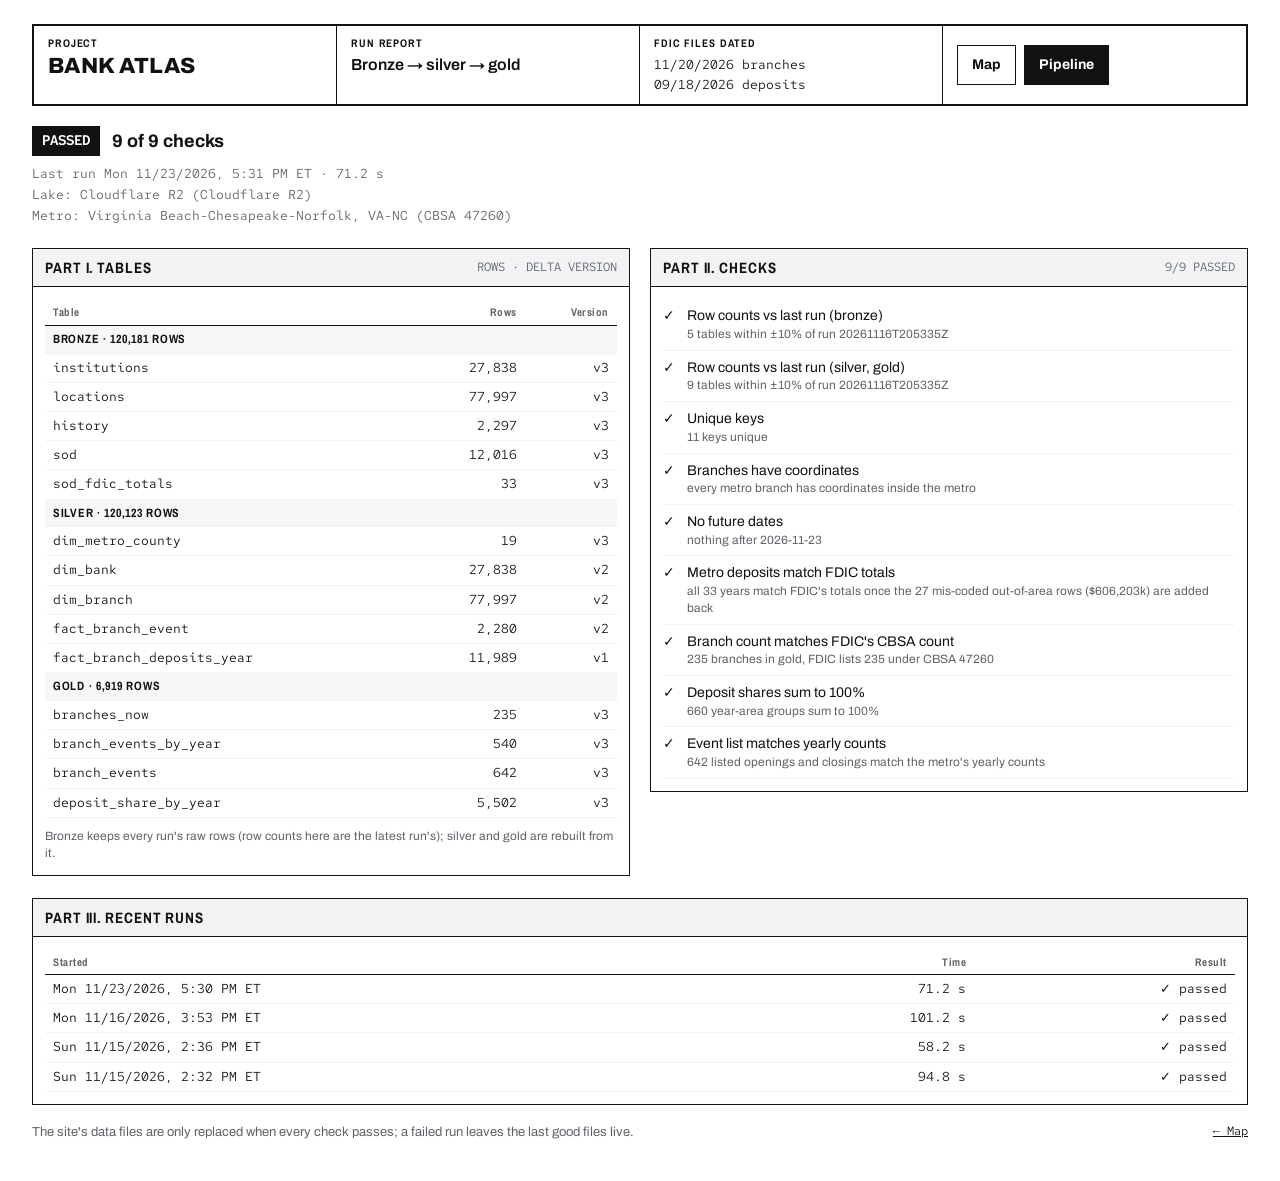
<file: pipeline.html>
<!doctype html>
<html lang="en">
<head>
<meta charset="utf-8">
<meta name="viewport" content="width=device-width, initial-scale=1, viewport-fit=cover">
<title>Bank Atlas · Pipeline</title>
<meta name="description" content="Run report for Bank Atlas's bronze/silver/gold pipeline: tables, Delta versions and data checks.">
<meta name="theme-color" content="#ffffff">
<link rel="icon" href="favicon.svg" type="image/svg+xml">
<link rel="preconnect" href="https://fonts.googleapis.com">
<link rel="preconnect" href="https://fonts.gstatic.com" crossorigin>
<link href="https://fonts.googleapis.com/css2?family=Archivo:wght@400;600;800&family=Archivo+Narrow:wght@500;700&family=Red+Hat+Mono:wght@400;600&display=swap" rel="stylesheet">
<link rel="stylesheet" href="style.css">
<script type="module" src="pipeline.js"></script>
</head>
<body>
<div class="wrap">

<header class="form-head">
  <div><div class="label">Project</div><a class="brand" href="./">BANK ATLAS</a></div>
  <div class="cell-schedule"><div class="label">Run report</div><div class="head-title">Bronze → silver → gold</div></div>
  <div class="cell-asof"><div class="label">FDIC files dated</div><div class="as-of" id="asof">…</div></div>
  <nav class="nav" aria-label="Pages"><a href="./">Map</a><a href="pipeline.html" aria-current="page">Pipeline</a></nav>
</header>

<div class="status" id="status"></div>
<div class="run-meta" id="run-meta"></div>

<div class="pair">
  <section class="part" aria-labelledby="t1">
    <div class="part-head"><h2 id="t1">Part I. Tables</h2><span class="code">ROWS · DELTA VERSION</span></div>
    <div class="part-body" id="tables"></div>
  </section>
  <section class="part" aria-labelledby="t2">
    <div class="part-head"><h2 id="t2">Part II. Checks</h2><span class="code" id="check-count"></span></div>
    <div class="part-body" id="checks"></div>
  </section>
</div>

<section class="part" style="margin-top: 22px" aria-labelledby="t3">
  <div class="part-head"><h2 id="t3">Part III. Recent runs</h2></div>
  <div class="part-body" id="runs"></div>
</section>

<footer class="foot">
  <span>The site's data files are only replaced when every check passes; a failed run leaves the last good files live.</span>
  <a href="./">← Map</a>
</footer>

</div>
</body>
</html>
</file>
<file: style.css>
/* Bank Atlas, "Call Report" look: black ruled boxes, numbered parts, one red accent.
   Phones get a lighter version: rules instead of full boxes, and no field codes. */

:root {
  --ink: #111111;
  --muted: #5f6368;
  --line: #d5d8db;
  --fill: #f2f3f4;
  --page: #ffffff;
  --red: #c8102e;
  --blue: #2453c5;
  --sans: "Archivo", system-ui, sans-serif;
  --narrow: "Archivo Narrow", "Archivo", system-ui, sans-serif;
  --mono: "Red Hat Mono", ui-monospace, monospace;
}

* { box-sizing: border-box; }
html { -webkit-text-size-adjust: 100%; }
body { margin: 0; background: var(--page); color: var(--ink); font-family: var(--sans); font-size: 15px; line-height: 1.4; }
a { color: var(--ink); }
a:hover { color: var(--red); }
button { font: inherit; color: inherit; }
.mono { font-family: var(--mono); }
.muted { color: var(--muted); }
.label { font-family: var(--narrow); font-size: 11px; font-weight: 700; letter-spacing: 0.08em; text-transform: uppercase; }
.visually-hidden { position: absolute; width: 1px; height: 1px; overflow: hidden; clip: rect(0 0 0 0); white-space: nowrap; }

.wrap { max-width: 1280px; margin: 0 auto; padding: 24px 32px 40px; }

/* ---------- Form header ---------- */
.form-head { display: grid; grid-template-columns: repeat(4, minmax(0, 1fr)); border: 2px solid var(--ink); }
.form-head > * { padding: 10px 14px; border-right: 1px solid var(--ink); min-width: 0; }
.form-head > *:last-child { border-right: none; }
.brand { font-weight: 800; font-size: 22px; letter-spacing: 0.02em; text-decoration: none; display: block; }
.head-title { font-weight: 600; font-size: 16px; margin-top: 3px; }
.as-of { font-family: var(--mono); font-size: 13px; margin-top: 4px; line-height: 1.5; }
.asof-item { display: block; }
.nav { display: flex; align-items: center; gap: 8px; }
.nav a { text-decoration: none; font-weight: 700; font-size: 14px; padding: 9px 14px; border: 1px solid var(--ink); }
.nav a[aria-current="page"] { background: var(--ink); color: #fff; }

/* ---------- Line items (stats) ---------- */
.lines { display: grid; grid-template-columns: repeat(4, minmax(0, 1fr)); border: 1px solid var(--ink); border-top: none; }
.line-item { padding: 10px 14px; border-right: 1px solid var(--ink); display: flex; justify-content: space-between; align-items: baseline; gap: 8px; }
.line-item:last-child { border-right: none; }
.line-code { font-family: var(--mono); font-size: 11px; color: var(--muted); }
.line-name { font-size: 14px; margin-top: 2px; }
.line-value { font-family: var(--mono); font-size: 26px; font-weight: 600; white-space: nowrap; }

/* ---------- Parts (boxed sections) ---------- */
.part { border: 1px solid var(--ink); background: var(--page); }
.part-head { display: flex; justify-content: space-between; align-items: center; gap: 8px; flex-wrap: wrap; padding: 8px 12px; border-bottom: 1px solid var(--ink); background: var(--fill); }
.part-head h2 { margin: 0; font-family: var(--narrow); font-size: 15px; letter-spacing: 0.06em; text-transform: uppercase; }
.part-body { padding: 12px; }
.code { font-family: var(--mono); font-size: 12px; color: var(--muted); }

.main { display: flex; flex-wrap: wrap; gap: 20px; margin-top: 22px; align-items: flex-start; }
.map-part { flex: 999 1 600px; min-width: 0; }
.aside { flex: 1 1 320px; display: flex; flex-direction: column; gap: 20px; min-width: 0; }
.pair { display: flex; flex-wrap: wrap; gap: 20px; margin-top: 22px; align-items: flex-start; }
.pair > .part { flex: 1 1 460px; min-width: 0; }

/* ---------- Area chips ---------- */
.chips { display: flex; flex-wrap: wrap; gap: 6px; padding: 10px 12px; border-bottom: 1px solid var(--ink); align-items: center; }
.chip { font-size: 13px; font-weight: 600; padding: 7px 11px; min-height: 40px; border: 1px solid var(--ink); background: #fff; cursor: pointer; white-space: nowrap; }
.chip[aria-pressed="true"] { background: var(--ink); color: #fff; }
.chip-more { font-size: 13px; font-weight: 600; min-height: 40px; border: 1px solid var(--ink); background: #fff; padding: 0 8px; }
.bank-filter { display: inline-flex; align-items: center; gap: 6px; font-size: 13px; font-weight: 700; color: var(--red); border: 1px solid var(--red); padding: 0 4px 0 10px; min-height: 40px; background: #fff; cursor: pointer; }

/* ---------- Map ---------- */
#map { height: 620px; background: #e9eef2; }
.leaflet-container { font-family: var(--sans); }
/* Gray, slightly faded street map so the colored dots carry the color. */
.leaflet-tile-pane { filter: grayscale(1) contrast(0.85) brightness(1.06); }
.legend { display: flex; flex-wrap: wrap; gap: 6px 16px; padding: 10px 12px; border-top: 1px solid var(--ink); font-size: 13px; }
.legend span { display: inline-flex; align-items: center; gap: 6px; }
.dot { flex: none; display: inline-block; width: 10px; height: 10px; border-radius: 50%; }
.dot-ring { box-shadow: 0 0 0 2px #fff, 0 0 0 3.5px var(--muted); background: var(--muted); width: 8px; height: 8px; }

/* ---------- Selected branch (side panel on desktop, bottom sheet on phones) ---------- */
.detail .empty { padding: 14px 12px; color: var(--muted); font-size: 14px; }
.detail-body { padding: 12px; }
.detail-close { background: none; border: none; min-width: 44px; min-height: 36px; color: var(--muted); cursor: pointer; font-size: 16px; }
.detail-bank { display: flex; align-items: center; gap: 7px; font-size: 13px; color: var(--muted); }
.detail-name { font-size: 20px; font-weight: 800; margin-top: 2px; }
.detail-addr { font-size: 14px; color: var(--muted); }
.fields { display: grid; grid-template-columns: repeat(2, minmax(0, 1fr)); margin-top: 10px; border-top: 1px solid var(--line); }
.field { padding: 8px 10px 8px 0; border-bottom: 1px solid var(--line); min-width: 0; }
.field:nth-child(even) { padding-left: 10px; border-left: 1px solid var(--line); }
.field .label { color: var(--muted); }
.field-value { font-size: 14px; font-weight: 600; margin-top: 2px; }
.detail-summary { font-size: 13px; margin-top: 10px; line-height: 1.5; }
.detail-actions { display: flex; gap: 8px; margin-top: 12px; }
.btn { flex: 1; text-align: center; text-decoration: none; font-weight: 700; font-size: 14px; padding: 11px 6px; border: 1px solid var(--ink); background: #fff; cursor: pointer; }
.btn-dark { background: var(--ink); color: #fff; }
.btn-dark:hover { color: #fff; background: #333; }
.sheet-handle { display: none; }

/* ---------- Notes ---------- */
.notes { margin: 0; padding: 10px 14px 10px 34px; display: flex; flex-direction: column; gap: 8px; font-size: 14px; }

/* ---------- Part II: then-and-now table ---------- */
.share-table { width: 100%; border-collapse: collapse; font-size: 14px; }
.share-table th { font-family: var(--narrow); font-size: 11px; font-weight: 700; letter-spacing: 0.05em; text-align: right; color: var(--muted); padding: 6px 4px 4px; border-bottom: 1px solid var(--ink); }
.share-table th:first-child { text-align: left; }
.share-table th.now { color: var(--ink); }
.share-table td { padding: 7px 4px; border-bottom: 1px solid var(--fill); text-align: right; font-family: var(--mono); font-size: 13px; color: var(--muted); white-space: nowrap; }
.share-table td.now { color: var(--ink); font-weight: 600; }
.share-table td.bank { text-align: left; font-family: var(--sans); color: var(--ink); white-space: normal; }
.share-table td.bank span.name { display: inline-flex; align-items: center; gap: 7px; }
.share-table tr.total td { background: #f6f7f8; color: var(--ink); border-bottom: 1px solid var(--line); }
.share-table tr.total td.bank { font-family: var(--narrow); font-weight: 700; font-size: 12px; letter-spacing: 0.04em; text-transform: uppercase; }
.fine { margin: 10px 0 0; font-size: 12px; color: var(--muted); line-height: 1.45; }

/* ---------- Part III: year strip + list ---------- */
.legend-row { display: flex; gap: 14px; font-size: 12px; color: var(--muted); margin-bottom: 8px; }
.legend-row span { display: inline-flex; align-items: center; gap: 5px; }
.sq { width: 10px; height: 10px; display: inline-block; }
.strip { display: flex; gap: 2px; }
.strip button { flex: 1 1 0; min-width: 0; padding: 0; border: none; background: none; cursor: pointer; display: flex; flex-direction: column; outline-offset: 1px; }
.strip button[aria-pressed="true"] { outline: 2px solid var(--red); }
.strip .up { height: 46px; display: flex; align-items: flex-end; }
.strip .down { display: block; height: 82px; }
.strip .axis { display: block; height: 1px; background: var(--ink); }
.strip .bar-o { width: 100%; background: var(--blue); }
.strip .bar-c { width: 100%; background: var(--ink); }
.strip-scale { display: flex; justify-content: space-between; font-family: var(--mono); font-size: 10px; color: var(--muted); margin-top: 3px; }
.stepper { display: flex; align-items: center; justify-content: space-between; margin-top: 14px; border-top: 2px solid var(--ink); padding-top: 6px; }
.stepper button { min-width: 44px; min-height: 44px; border: 1px solid var(--ink); background: #fff; cursor: pointer; font-size: 18px; }
.stepper button:disabled { border-color: var(--line); color: var(--line); cursor: default; }
.stepper-year { text-align: center; }
.stepper-year .mono { font-size: 20px; font-weight: 600; }
.events { margin-top: 6px; }
.event { display: grid; grid-template-columns: 50px 80px minmax(0, 1fr); gap: 6px; padding: 7px 0; border-bottom: 1px solid var(--fill); font-size: 13px; align-items: baseline; }
.event-type { font-family: var(--narrow); font-weight: 700; font-size: 12px; }
.event-type.opened { color: var(--blue); }
.event-where { color: var(--muted); }

/* ---------- Footer ---------- */
.foot { display: flex; flex-wrap: wrap; justify-content: space-between; gap: 10px; margin-top: 18px; font-size: 13px; color: var(--muted); }
.foot a { font-family: var(--mono); font-size: 12px; }
.error { border: 2px solid var(--red); padding: 12px 14px; margin-top: 20px; }

/* ---------- Pipeline page ---------- */
.status { display: flex; align-items: center; gap: 12px; flex-wrap: wrap; margin-top: 20px; }
.status-badge { font-family: var(--mono); font-weight: 600; font-size: 14px; padding: 5px 10px; background: var(--ink); color: #fff; }
.status-badge.failed { background: var(--red); }
.status-text { font-size: 18px; font-weight: 700; }
.run-meta { font-family: var(--mono); font-size: 13px; color: var(--muted); margin-top: 8px; line-height: 1.6; }
.tbl { width: 100%; border-collapse: collapse; font-family: var(--mono); font-size: 13px; }
.tbl th { font-family: var(--narrow); font-size: 11px; font-weight: 700; letter-spacing: 0.05em; text-align: right; color: var(--muted); padding: 6px 8px 4px; border-bottom: 1px solid var(--ink); }
.tbl th:first-child, .tbl td:first-child { text-align: left; }
.tbl td { padding: 5px 8px; border-bottom: 1px solid var(--fill); text-align: right; }
.tbl tr.layer td { font-family: var(--narrow); font-weight: 700; letter-spacing: 0.06em; background: #f6f7f8; text-transform: uppercase; font-size: 12px; }
.check { display: grid; grid-template-columns: 24px minmax(0, 1fr); padding: 7px 0; border-bottom: 1px solid var(--fill); font-size: 14px; }
.check .mark { font-weight: 800; }
.check .mark.bad { color: var(--red); }
.check small { display: block; color: var(--muted); font-size: 12px; }

/* ---------- Phones: the lighter form ---------- */
@media (max-width: 700px) {
  body { font-size: 14px; }
  .wrap { padding: 12px 16px 28px; }
  .form-head { display: flex; flex-wrap: wrap; justify-content: space-between; align-items: center; border: none; border-bottom: 2px solid var(--ink); }
  .form-head > * { padding: 6px 0; border-right: none; }
  .form-head .cell-schedule { display: none; }
  .form-head .cell-asof { order: 3; width: 100%; padding-top: 0; }
  .as-of { font-size: 11px; margin-top: 0; }
  .asof-item { display: inline; }
  .asof-item + .asof-item::before { content: " · "; }
  .brand { font-size: 19px; }
  .nav a { padding: 12px 10px; font-size: 13px; }
  .code, .line-code { display: none; }

  .lines { grid-template-columns: repeat(2, minmax(0, 1fr)); border: none; margin-top: 8px; }
  .line-item { border-right: none; border-bottom: 1px solid var(--line); padding: 8px 4px; }
  .line-item:nth-child(odd) { border-right: 1px solid var(--line); padding-left: 0; }
  .line-name { font-size: 12px; margin-top: 0; }
  .line-value { font-size: 18px; }

  .part { border: none; border-top: 2px solid var(--ink); }
  .part-head { background: none; border-bottom: none; padding: 8px 0 4px; }
  .part-head h2 { font-size: 13px; }
  .part-body { padding: 8px 0; }
  .main, .pair { gap: 18px; margin-top: 16px; }
  .map-part, .aside, .pair > .part { flex-basis: 100%; }

  .chips { flex-wrap: nowrap; overflow-x: auto; margin: 0 -16px; padding: 8px 16px; border-bottom: none; -webkit-overflow-scrolling: touch; scrollbar-width: none; }
  .chips::-webkit-scrollbar { display: none; }
  .chip, .chip-more, .bank-filter { min-height: 44px; flex: none; }
  .chip-more { display: none; }
  .chip.extra { display: inline-block; }
  #map { height: 62vh; max-height: 460px; min-height: 320px; }
  .legend { border-top: none; padding: 10px 0; display: grid; grid-template-columns: repeat(2, minmax(0, 1fr)); }
  .notes { padding: 6px 0 6px 20px; font-size: 13px; }

  /* The selected branch becomes a bottom sheet over the map. */
  .detail { position: fixed; left: 0; right: 0; bottom: 0; z-index: 1000; max-height: 62vh; overflow-y: auto; border-top: 2px solid var(--ink); box-shadow: 0 -6px 20px rgba(0, 0, 0, 0.15); transform: translateY(105%); transition: transform 0.22s ease-out; padding-bottom: env(safe-area-inset-bottom); }
  .detail.open { transform: translateY(0); }
  .detail .part-head { padding: 4px 16px 0; }
  .detail-body { padding: 4px 16px 16px; }
  .detail .empty { display: none; }
  .sheet-handle { display: block; width: 44px; height: 4px; background: #c4c8cc; border-radius: 2px; margin: 8px auto 2px; }
  .detail-name { font-size: 19px; }

  .event { grid-template-columns: 44px 70px minmax(0, 1fr); }
  .tbl { font-size: 12px; }
  .tbl th, .tbl td { padding-left: 4px; padding-right: 4px; }
}

/* Small phones (iPhone SE and narrower): squeeze the five-column share table. */
@media (max-width: 360px) {
  .share-table th, .share-table td { padding-left: 2px; padding-right: 2px; }
  .share-table td { font-size: 11.5px; }
  .share-table td.bank { font-size: 13px; }
  .share-table tr.total td.bank { font-size: 11px; }
}

@media (min-width: 701px) {
  .chip.extra { display: none; }
}

/* Tablets and narrow laptop windows: header and totals two per row so the numbers don't collide. */
@media (min-width: 701px) and (max-width: 1000px) {
  .form-head, .lines { grid-template-columns: repeat(2, minmax(0, 1fr)); }
  .form-head > *:nth-child(2), .line-item:nth-child(2) { border-right: none; }
  .form-head > *:nth-child(-n+2), .line-item:nth-child(-n+2) { border-bottom: 1px solid var(--ink); }
}

@media (prefers-reduced-motion: reduce) {
  .detail { transition: none; }
}
</file>
